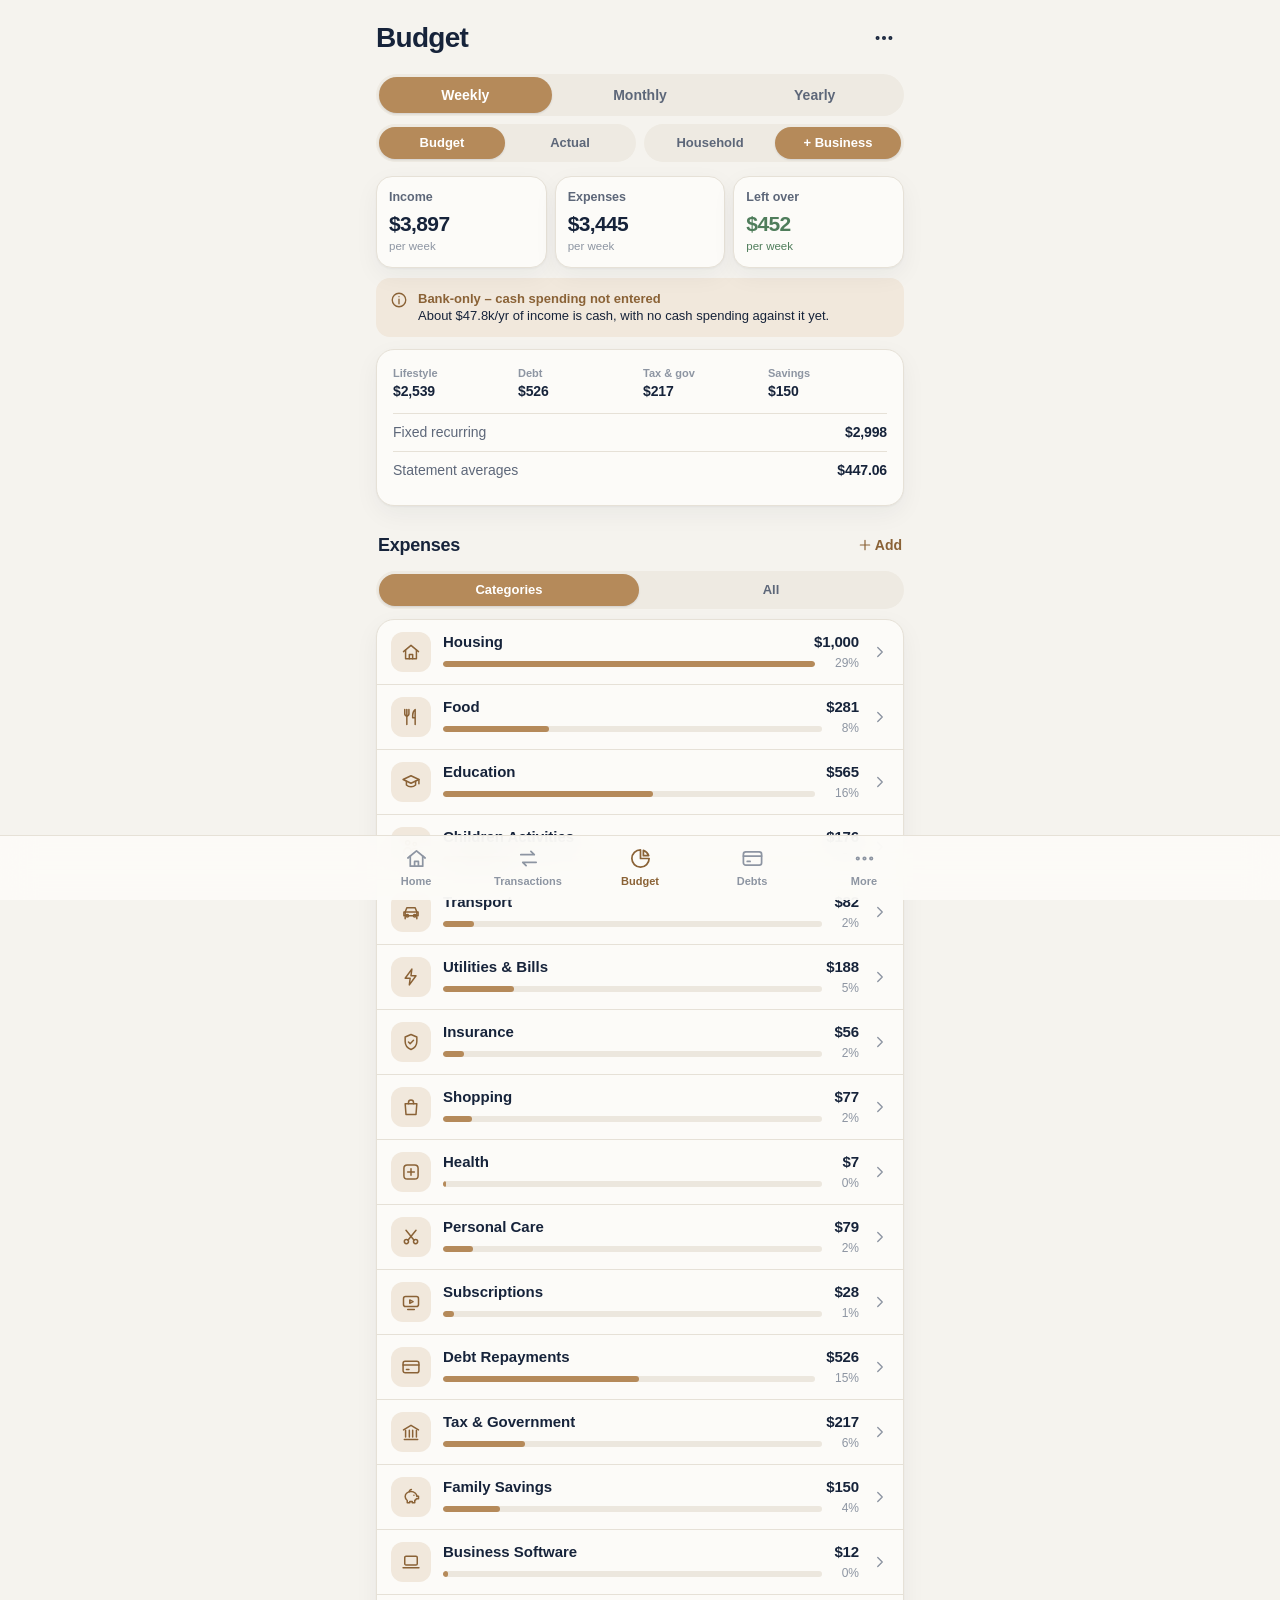
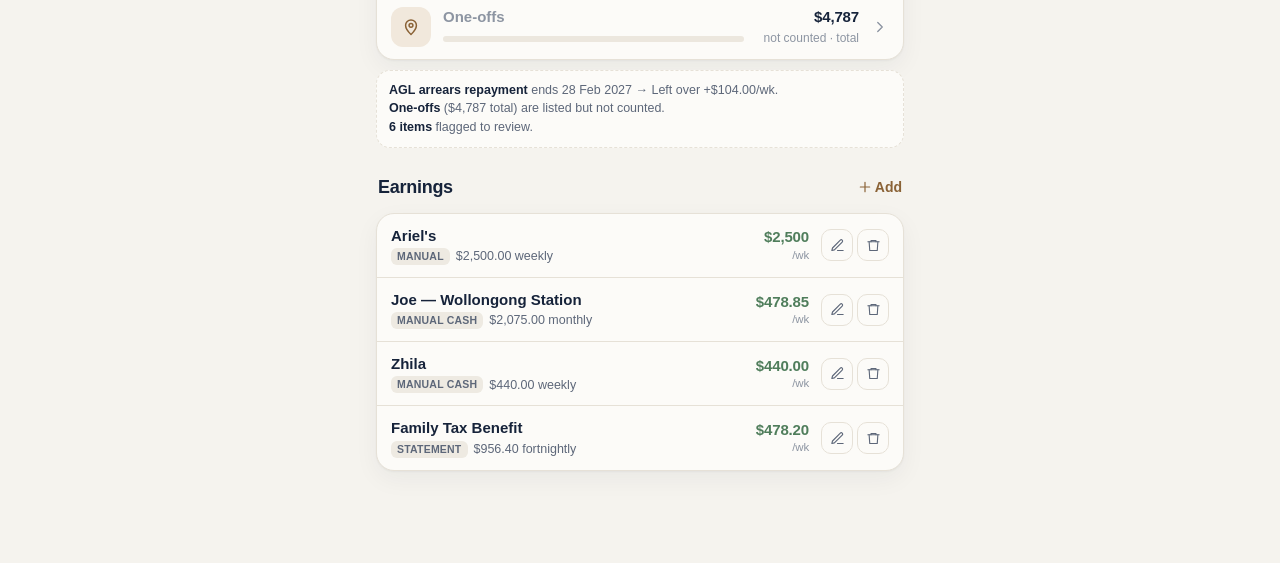
<file: finance/index.html>
<!DOCTYPE html>
<html lang="en-AU">
<head>
<meta charset="UTF-8">
<meta name="viewport" content="width=device-width, initial-scale=1, viewport-fit=cover">
<meta name="theme-color" content="#F5F3EE" media="(prefers-color-scheme: light)">
<meta name="theme-color" content="#10161F" media="(prefers-color-scheme: dark)">
<meta name="apple-mobile-web-app-capable" content="yes">
<meta name="mobile-web-app-capable" content="yes">
<meta name="apple-mobile-web-app-status-bar-style" content="default">
<meta name="apple-mobile-web-app-title" content="LifeTrack">
<meta name="description" content="LifeTrack — Joe & Zhila's household money: in, out, left over.">
<link rel="manifest" href="./manifest.json">
<link rel="apple-touch-icon" sizes="180x180" href="../icons/apple-touch-icon.png">
<link rel="icon" type="image/png" sizes="192x192" href="../icons/icon-192.png">
<link rel="stylesheet" href="./styles.css">
<title>LifeTrack</title>
</head>
<body>
<main class="app" id="app" aria-live="polite"></main>
<nav class="nav" aria-label="Main"><div class="nav-inner" id="navInner"></div></nav>
<div class="toast" id="toast" role="status"></div>
<noscript><p style="padding:20px">This app needs JavaScript.</p></noscript>
<script src="./js/core.js"></script>
<script src="./js/icons.js"></script>
<script src="./js/seed.js"></script>
<script src="./js/importer.js"></script>
<script src="./js/app.js"></script>
</body>
</html>
</file>
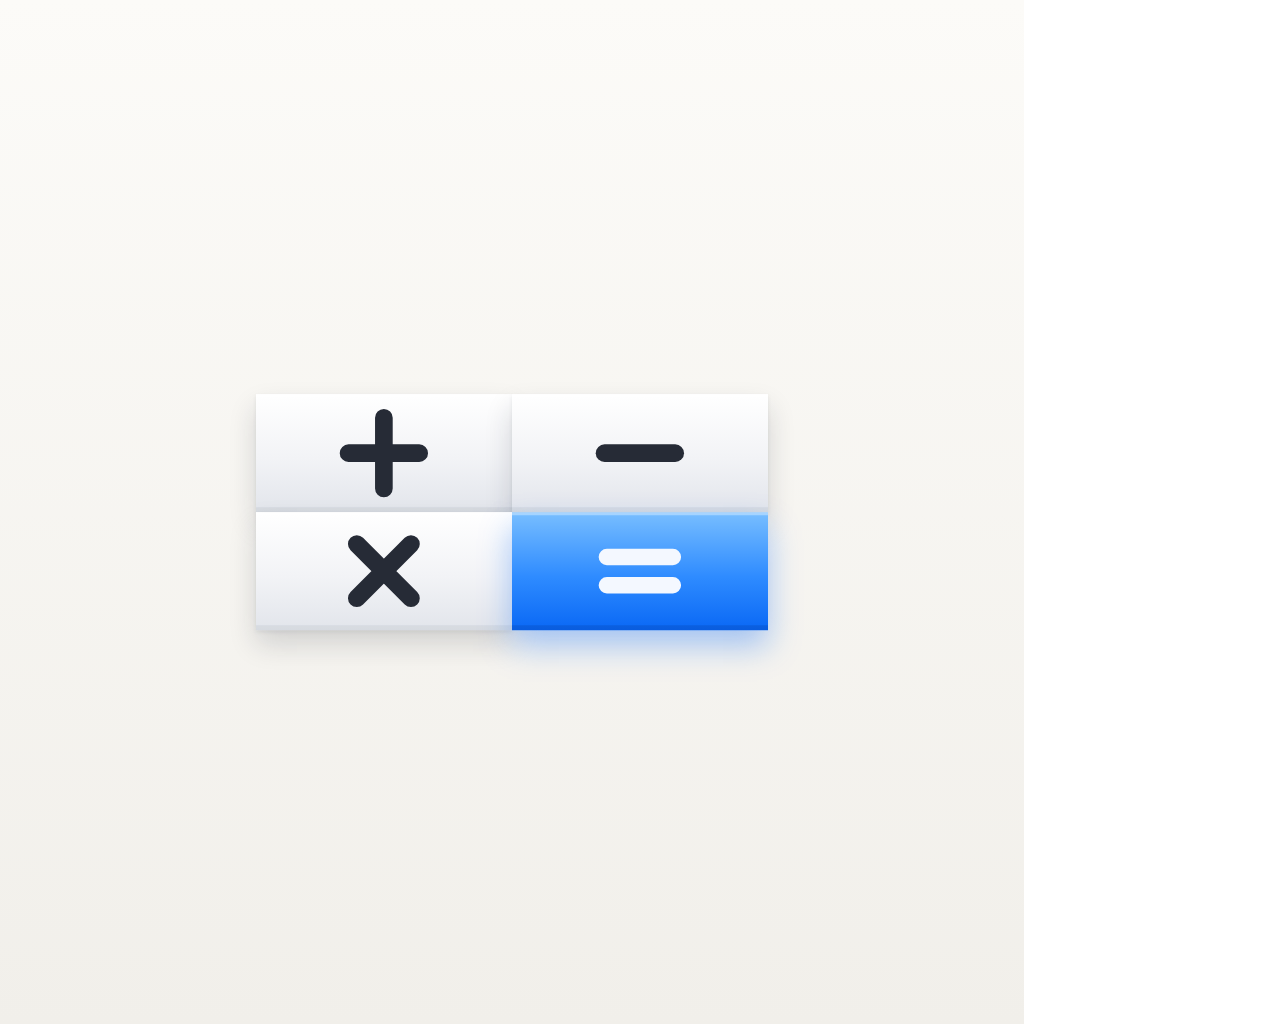
<file: icon-source.html>
<!doctype html><html><head><style>
html,body{margin:0;background:transparent}
.c{width:1024px;height:1024px;position:relative;overflow:hidden;background:linear-gradient(180deg,#FCFBF8 0%,#F1EFEA 100%)}
.g{position:absolute;left:50%;top:50%;width:var(--w);transform:translate(-50%,-50%)}
.disp{height:calc(var(--w)*.27);border-radius:calc(var(--w)*.09);background:linear-gradient(180deg,#5E6575 0%,#2C3240 55%,#1D2230 100%);
  box-shadow:0 14px 28px rgba(25,32,48,.22), inset 0 3px 0 rgba(255,255,255,.18), inset 0 -4px 0 rgba(0,0,0,.25)}
.keys{display:grid;grid-template-columns:1fr 1fr;gap:calc(var(--w)*.045);margin-top:calc(var(--w)*.055)}
.k{height:calc(var(--w)*.36);border-radius:calc(var(--w)*.1);display:grid;place-items:center;
  background:linear-gradient(180deg,#FFFFFF 0%,#F2F3F6 55%,#E2E5EB 100%);
  box-shadow:0 14px 26px rgba(25,32,48,.16),0 2px 4px rgba(25,32,48,.08), inset 0 2px 0 #fff, inset 0 -5px 0 rgba(30,40,60,.06)}
.k.eq{background:linear-gradient(180deg,#78BEFF 0%,#2E8BFF 55%,#0A68F5 100%);box-shadow:0 16px 30px rgba(10,104,245,.35), inset 0 3px 0 rgba(255,255,255,.35), inset 0 -5px 0 rgba(0,40,120,.18)}
svg{width:46%;height:auto;overflow:visible}
</style></head><body>
<div class="c" id="c"><div class="g" style="--w:var(--W)">
 <div class="disp"></div>
 <div class="keys">
  <div class="k"><svg viewBox="0 0 100 100"><path d="M50 20V80M20 50H80" stroke="#262B36" stroke-width="15" stroke-linecap="round"/></svg></div>
  <div class="k"><svg viewBox="0 0 100 100"><path d="M20 50H80" stroke="#262B36" stroke-width="15" stroke-linecap="round"/></svg></div>
  <div class="k"><svg viewBox="0 0 100 100"><path d="M27 27L73 73M73 27L27 73" stroke="#262B36" stroke-width="15" stroke-linecap="round"/></svg></div>
  <div class="k eq"><svg viewBox="0 0 100 100"><path d="M22 38H78M22 62H78" stroke="#F4F8FF" stroke-width="14" stroke-linecap="round"/></svg></div>
 </div>
</div></div></body></html>
</file>
<file: finance/styles.css>
/* LifeTrack — warm, calm, one accent. */
:root {
  --bg: #F5F3EE;
  --card: #FCFBF8;
  --sunken: #EEEAE2;
  --ink: #16233A;
  --ink-2: #5D6779;
  --muted: #8D95A2;
  --line: #E6E1D7;
  --accent: #B58A5A;
  --accent-ink: #8A6236;      /* accent for text on light surfaces (contrast) */
  --accent-soft: #F1E8DC;
  --on-accent: #FFFFFF;
  --pos: #4F7D5B;
  --neg: #B55D5D;
  --track: #ECE7DE;
  --series-a: #3F5A8C;
  --series-b: #B58A5A;
  --deep: #16233A;            /* expense overview sheet */
  --deep-ink: #F3EFE8;
  --shadow: 0 1px 2px rgba(22, 35, 58, .04), 0 8px 24px rgba(22, 35, 58, .05);
  --radius: 18px;
  --nav-h: 64px;
  --serif: ui-serif, "New York", "Iowan Old Style", Georgia, serif;
  color-scheme: light;
}
@media (prefers-color-scheme: dark) {
  :root:not([data-theme="light"]) {
    --bg: #10161F; --card: #18202C; --sunken: #121922; --ink: #F1EEE8; --ink-2: #A8B0BD; --muted: #7C8594; --line: #263040;
    --accent: #B58A5A; --accent-ink: #D2AA7C; --accent-soft: #2B2620; --pos: #7FAE8A; --neg: #D88A8A; --track: #232C3A;
    --series-a: #7D97C9; --series-b: #B58A5A; --deep: #0B1018; --shadow: none; color-scheme: dark;
  }
}
:root[data-theme="dark"] {
  --bg: #10161F; --card: #18202C; --sunken: #121922; --ink: #F1EEE8; --ink-2: #A8B0BD; --muted: #7C8594; --line: #263040;
  --accent: #B58A5A; --accent-ink: #D2AA7C; --accent-soft: #2B2620; --pos: #7FAE8A; --neg: #D88A8A; --track: #232C3A;
  --series-a: #7D97C9; --series-b: #B58A5A; --deep: #0B1018; --shadow: none; color-scheme: dark;
}

* { box-sizing: border-box; -webkit-tap-highlight-color: transparent; }
html, body { margin: 0; padding: 0; background: var(--bg); }
body {
  font-family: -apple-system, BlinkMacSystemFont, "SF Pro Text", "Segoe UI", Inter, Roboto, sans-serif;
  color: var(--ink); font-size: 15px; line-height: 1.35; -webkit-font-smoothing: antialiased; overflow-x: hidden;
}
button, input, select, textarea { font: inherit; color: inherit; }
button { cursor: pointer; }
.num { font-variant-numeric: tabular-nums; letter-spacing: -.01em; }
.pos { color: var(--pos); }
.neg { color: var(--neg); }
.muted { color: var(--ink-2); }
.small { font-size: 12.5px; }
.ic { display: block; flex: 0 0 auto; }
.emoji-glyph { font-size: 18px; line-height: 1; }

.app {
  max-width: 560px; margin: 0 auto; min-height: 100dvh;
  padding: calc(env(safe-area-inset-top) + 14px) 16px calc(var(--nav-h) + env(safe-area-inset-bottom) + 28px);
}

/* ---------- Headers ---------- */
.brand { display: flex; align-items: center; gap: 12px; margin: 4px 2px 18px; }
.brand-mark { width: 30px; height: 30px; color: var(--accent); }
.brand-text { flex: 1; min-width: 0; }
.brand-name { font-family: var(--serif); font-size: 24px; font-weight: 600; letter-spacing: -.01em; line-height: 1.1; }
.brand-sub { color: var(--ink-2); font-size: 13px; }
.avatar { width: 40px; height: 40px; border-radius: 50%; background: var(--accent-soft); color: var(--accent-ink); display: grid; place-items: center; font-weight: 700; font-size: 14px; border: 0; flex: 0 0 auto; }
.top { display: flex; align-items: center; gap: 10px; margin: 2px 0 14px; min-height: 44px; }
.top h1 { margin: 0; font-size: 28px; font-weight: 700; letter-spacing: -.025em; flex: 1; min-width: 0; }
.top .sub { color: var(--ink-2); font-size: 13.5px; margin-top: 2px; }
.h2 { font-size: 22px; font-weight: 700; letter-spacing: -.02em; margin: 0; }
.icon-btn { width: 40px; height: 40px; border-radius: 50%; border: 0; background: transparent; color: var(--ink); display: grid; place-items: center; flex: 0 0 auto; }
.icon-btn:active { background: var(--sunken); }

/* ---------- Segmented ---------- */
.seg { display: flex; background: var(--sunken); border-radius: 999px; padding: 3px; gap: 2px; }
.seg button { flex: 1; border: 0; background: transparent; border-radius: 999px; padding: 8px 6px; min-height: 36px; font-size: 14px; font-weight: 600; color: var(--ink-2); white-space: nowrap; }
.seg button.on { background: var(--accent); color: var(--on-accent); font-weight: 700; box-shadow: 0 1px 2px rgba(22,35,58,.12); }
.seg.sm button { padding: 6px 8px; min-height: 32px; font-size: 13px; }
.controls { display: grid; gap: 8px; margin-bottom: 14px; }
.row2 { display: grid; grid-template-columns: 1fr 1fr; gap: 8px; }

/* ---------- Cards ---------- */
.card { background: var(--card); border: 1px solid var(--line); border-radius: var(--radius); box-shadow: var(--shadow); }
.card.pad { padding: 16px; }
.card + .card, .card + .list, .list + .card { margin-top: 10px; }
.list { background: var(--card); border: 1px solid var(--line); border-radius: var(--radius); box-shadow: var(--shadow); overflow: hidden; }
.section { margin-top: 24px; }
.section-head { display: flex; align-items: center; justify-content: space-between; gap: 10px; margin: 0 2px 10px; }
.section-head h2 { margin: 0; font-size: 18px; font-weight: 700; letter-spacing: -.015em; }
.link { border: 0; background: none; color: var(--accent-ink); font-weight: 600; font-size: 14px; display: inline-flex; align-items: center; gap: 2px; padding: 6px 0; }

/* Stat trio */
.stats { display: grid; grid-template-columns: repeat(3, 1fr); gap: 8px; }
.stat { background: var(--card); border: 1px solid var(--line); border-radius: 16px; padding: 12px; box-shadow: var(--shadow); text-align: left; min-width: 0; }
.stat .lbl { font-size: 12.5px; color: var(--ink-2); font-weight: 600; }
.stat .val { font-size: 21px; font-weight: 700; letter-spacing: -.03em; margin-top: 4px; white-space: nowrap; overflow: hidden; text-overflow: ellipsis; }
.stat .per { font-size: 11.5px; color: var(--muted); margin-top: 1px; }
.stat.left .val, .stat.left .per { color: var(--pos); }
.stat.left.negative .val, .stat.left.negative .per { color: var(--neg); }
.basis { display: flex; gap: 10px; align-items: flex-start; margin-top: 10px; padding: 12px 14px; border-radius: 14px; background: var(--accent-soft); color: var(--ink); font-size: 13px; }
.basis .ic { color: var(--accent-ink); margin-top: 1px; }
.basis b { display: block; color: var(--accent-ink); }

/* Hero (single big number) */
.hero { padding: 18px; }
.hero .lbl { font-size: 13px; color: var(--ink-2); font-weight: 600; }
.hero .big { font-size: 36px; font-weight: 700; letter-spacing: -.035em; margin-top: 4px; }
.hero .per { color: var(--ink-2); font-size: 13px; }
.hero-top { display: flex; align-items: flex-start; justify-content: space-between; gap: 10px; }
.pill { display: inline-flex; flex-direction: column; align-items: center; justify-content: center; gap: 0; background: var(--accent-soft); color: var(--accent-ink); border-radius: 14px; padding: 8px 12px; text-align: center; min-width: 76px; }
.pill b { font-size: 18px; display: inline-flex; align-items: center; gap: 4px; }
.pill small { font-size: 11px; color: var(--ink-2); }
.split { display: grid; grid-template-columns: repeat(4, 1fr); gap: 6px; margin-top: 14px; padding-top: 12px; border-top: 1px solid var(--line); }
.split div small { display: block; font-size: 11px; color: var(--muted); font-weight: 600; }
.split div b { font-size: 14px; }

/* ---------- Rows ---------- */
.row { display: flex; align-items: center; gap: 12px; padding: 12px 14px; border-top: 1px solid var(--line); min-height: 62px; width: 100%; text-align: left; background: transparent; border-left: 0; border-right: 0; border-bottom: 0; }
.list > .row:first-child, .list > .grp:first-child > .row { border-top: 0; }
.row .main { flex: 1; min-width: 0; }
.row .name { font-weight: 600; font-size: 15px; overflow: hidden; text-overflow: ellipsis; white-space: nowrap; }
.row .sub { color: var(--ink-2); font-size: 12.5px; margin-top: 2px; display: flex; flex-wrap: wrap; gap: 4px 6px; align-items: center; }
.row .amt { text-align: right; font-weight: 700; font-size: 15px; white-space: nowrap; }
.row .amt small { display: block; color: var(--muted); font-weight: 500; font-size: 11.5px; }
.row .chev { color: var(--muted); }
.row.dim .name, .row.dim .amt { color: var(--muted); }
.row.off .name { text-decoration: line-through; text-decoration-thickness: 1px; }
.ico { width: 40px; height: 40px; border-radius: 12px; background: var(--accent-soft); color: var(--accent-ink); display: grid; place-items: center; flex: 0 0 auto; }
.ico.round { border-radius: 50%; }
.ico.sm { width: 34px; height: 34px; border-radius: 10px; }
.ico.plain { background: var(--sunken); color: var(--ink-2); }
.bar { height: 6px; background: var(--track); border-radius: 4px; overflow: hidden; margin-top: 8px; }
.bar > span { display: block; height: 100%; background: var(--accent); border-radius: 4px; }
.bar.over > span { background: var(--neg); }
.cat-row .top-line { display: flex; justify-content: space-between; gap: 8px; align-items: baseline; }
.cat-row .pct { color: var(--muted); font-size: 12px; font-weight: 500; text-align: right; }
.cat-row .amt-wrap { text-align: right; }
.day { font-size: 13px; font-weight: 700; margin: 16px 4px 8px; }

/* ---------- Badges (neutral; accent only for flags) ---------- */
.badge { display: inline-flex; align-items: center; border-radius: 6px; padding: 0 6px; font-size: 10.5px; font-weight: 700; letter-spacing: .02em; text-transform: uppercase; line-height: 17px; white-space: nowrap; background: var(--sunken); color: var(--ink-2); }
.badge.flag { background: var(--accent-soft); color: var(--accent-ink); }
.badge.outline { background: transparent; box-shadow: inset 0 0 0 1px var(--line); }

/* ---------- Buttons ---------- */
.btn { border: 1px solid var(--line); background: var(--card); color: var(--ink); border-radius: 14px; padding: 12px 16px; font-weight: 600; min-height: 48px; display: inline-flex; align-items: center; justify-content: center; gap: 8px; }
.btn.accent { background: var(--accent); border-color: var(--accent); color: var(--on-accent); font-weight: 700; }
.btn.soft { background: var(--accent-soft); border-color: transparent; color: var(--accent-ink); font-weight: 700; }
.btn.block { width: 100%; }
.btn.danger-text { border: 0; background: none; color: var(--neg); font-weight: 600; }
.btn:disabled { opacity: .5; }
.btn-row { display: flex; gap: 10px; }
.btn-row > * { flex: 1; }
.mini-btns { display: flex; gap: 4px; flex: 0 0 auto; }
.mini { width: 32px; height: 32px; border-radius: 10px; border: 1px solid var(--line); background: var(--card); color: var(--ink-2); display: grid; place-items: center; padding: 0; }

/* ---------- Chips & search ---------- */
.chips { display: flex; gap: 6px; overflow-x: auto; scrollbar-width: none; padding-bottom: 2px; margin-bottom: 10px; }
.chips::-webkit-scrollbar { display: none; }
.chip { border: 0; background: var(--sunken); border-radius: 999px; padding: 7px 14px; font-size: 13px; font-weight: 600; color: var(--ink-2); white-space: nowrap; min-height: 34px; }
.chip.on { background: var(--accent); color: var(--on-accent); }
.search { position: relative; margin-bottom: 10px; }
.search .ic { position: absolute; left: 14px; top: 50%; transform: translateY(-50%); color: var(--muted); }
.search input { width: 100%; border: 1px solid var(--line); background: var(--card); border-radius: 14px; padding: 11px 14px 11px 40px; font-size: 16px; min-height: 46px; outline: none; }
.search input:focus { border-color: var(--accent); }
.period { display: flex; align-items: center; gap: 8px; margin-bottom: 10px; }
.period b { flex: 1; text-align: center; font-size: 14px; }
.period button { width: 36px; height: 36px; border-radius: 50%; border: 0; background: var(--sunken); color: var(--ink); display: grid; place-items: center; }

/* ---------- Notes / empty ---------- */
.note { font-size: 12.5px; color: var(--ink-2); background: var(--card); border: 1px dashed var(--line); border-radius: 14px; padding: 10px 12px; margin-top: 10px; line-height: 1.5; }
.note b { color: var(--ink); }
.empty { text-align: center; padding: 26px 18px; color: var(--ink-2); }
.empty .ico { margin: 0 auto 10px; width: 48px; height: 48px; border-radius: 50%; }
.empty h3 { margin: 0 0 6px; color: var(--ink); font-size: 16px; }
.empty p { margin: 0 0 14px; font-size: 13.5px; }
.kv { display: flex; justify-content: space-between; gap: 10px; padding: 9px 0; border-top: 1px solid var(--line); font-size: 14px; }
.kv:first-child { border-top: 0; }
.kv span { color: var(--ink-2); }

/* ---------- Charts ---------- */
.chart { position: relative; }
.chart svg { display: block; width: 100%; height: auto; overflow: visible; }
.chart .grid line { stroke: var(--line); stroke-width: 1; }
.chart .axis text { fill: var(--muted); font-size: 10px; }
.chart .avg { stroke: var(--ink-2); stroke-width: 1; stroke-dasharray: 3 3; }
.chart .avg-lbl { fill: var(--ink-2); font-size: 10px; font-weight: 600; }
.chart .zero { stroke: var(--ink-2); stroke-width: 1; }
.tip { position: absolute; pointer-events: none; background: var(--ink); color: var(--bg); font-size: 12px; padding: 7px 10px; border-radius: 10px; white-space: nowrap; transform: translate(-50%, -100%); opacity: 0; transition: opacity .12s; z-index: 3; }
.tip.show { opacity: 1; }
.tip b { display: block; margin-bottom: 2px; }
.legend { display: flex; gap: 14px; font-size: 12px; color: var(--ink-2); margin-bottom: 8px; }
.legend span { display: inline-flex; align-items: center; gap: 6px; }
.dot { width: 8px; height: 8px; border-radius: 50%; display: inline-block; }
.range { display: flex; gap: 4px; justify-content: space-between; margin-top: 10px; }
.range button { flex: 1; border: 0; background: transparent; border-radius: 999px; padding: 6px 0; font-size: 12.5px; font-weight: 600; color: var(--ink-2); }
.range button.on { background: var(--accent); color: var(--on-accent); }
table.tbl { width: 100%; border-collapse: collapse; font-size: 13px; }
.tbl th, .tbl td { padding: 8px 6px; text-align: right; border-top: 1px solid var(--line); white-space: nowrap; }
.tbl th:first-child, .tbl td:first-child { text-align: left; }
.tbl th { color: var(--ink-2); font-weight: 600; font-size: 12px; border-top: 0; }

/* ---------- Sheets ---------- */
.scrim { position: fixed; inset: 0; background: rgba(16, 22, 31, .4); opacity: 0; transition: opacity .2s ease; z-index: 40; }
.scrim.show { opacity: 1; }
.sheet {
  position: fixed; left: 0; right: 0; bottom: 0; margin: 0 auto; max-width: 560px; max-height: 92dvh; overflow-y: auto; overscroll-behavior: contain;
  background: var(--bg); border-radius: 24px 24px 0 0; z-index: 41; transform: translateY(100%); transition: transform .26s cubic-bezier(.2,.8,.2,1);
  padding: 8px 16px calc(env(safe-area-inset-bottom) + 20px);
}
.sheet.show { transform: translateY(0); }
.sheet .grab { width: 40px; height: 5px; border-radius: 3px; background: var(--line); margin: 4px auto 10px; }
.sheet-head { display: flex; align-items: center; justify-content: space-between; gap: 10px; margin-bottom: 14px; position: sticky; top: -8px; background: inherit; padding: 6px 0; z-index: 2; }
.sheet-head h3 { margin: 0; font-size: 20px; letter-spacing: -.02em; }
.sheet.full { top: 0; max-height: none; border-radius: 0; padding-top: calc(env(safe-area-inset-top) + 6px); }
.form-bar { display: flex; align-items: center; justify-content: space-between; position: sticky; top: calc(-1 * env(safe-area-inset-top) - 6px); background: var(--bg); padding: 8px 0; z-index: 2; }
.form-bar .cancel { border: 0; background: none; color: var(--ink-2); font-weight: 600; padding: 8px 0; font-size: 15px; }
.form-bar .save { border: 0; background: var(--accent-soft); color: var(--accent-ink); font-weight: 700; padding: 8px 18px; border-radius: 999px; font-size: 15px; }
.form-title { font-size: 26px; font-weight: 700; letter-spacing: -.025em; margin: 8px 2px 16px; }
.sheet.deep { background: var(--deep); color: var(--deep-ink); }
.sheet.deep .grab { background: rgba(243,239,232,.2); }
.sheet.deep .muted, .sheet.deep .pct { color: rgba(243,239,232,.65); }
.sheet.deep .seg { background: rgba(243,239,232,.08); }
.sheet.deep .seg button { color: rgba(243,239,232,.7); }
.sheet.deep .seg button.on { color: #fff; }
.sheet.deep .bar { background: rgba(243,239,232,.1); }
.sheet.deep .ico { background: rgba(181,138,90,.16); color: #D9B48A; }
.sheet.deep .ov-row { border-top-color: rgba(243,239,232,.08); }
.sheet.deep .ov-lines { color: rgba(243,239,232,.7); }
.close-btn { width: 36px; height: 36px; border-radius: 50%; border: 1px solid currentColor; background: transparent; color: inherit; display: grid; place-items: center; opacity: .8; }
.ov-total .lbl { font-size: 13px; }
.ov-total .big { font-size: 36px; font-weight: 700; letter-spacing: -.035em; margin: 2px 0 14px; }
.ov-row { border-top: 1px solid var(--line); }
.ov-head { display: flex; align-items: center; gap: 12px; padding: 11px 0; width: 100%; background: transparent; border: 0; text-align: left; color: inherit; }
.ov-head .main { flex: 1; min-width: 0; }
.ov-lines { display: none; padding: 0 0 10px 52px; font-size: 13px; color: var(--ink-2); }
.ov-row.open .ov-lines { display: block; }
.ov-lines div { display: flex; justify-content: space-between; gap: 10px; padding: 3px 0; }

/* ---------- Forms ---------- */
.field { display: block; margin-bottom: 14px; }
.field > span { display: block; font-size: 13px; font-weight: 600; color: var(--ink-2); margin: 0 2px 6px; }
.field input, .field select, .field textarea {
  width: 100%; border: 1px solid var(--line); background: var(--card); border-radius: 14px; padding: 12px 14px; min-height: 48px; font-size: 16px; outline: none; appearance: none; -webkit-appearance: none;
}
.field select { background-image: linear-gradient(45deg, transparent 50%, var(--muted) 50%), linear-gradient(135deg, var(--muted) 50%, transparent 50%); background-position: calc(100% - 20px) 21px, calc(100% - 15px) 21px; background-size: 5px 5px; background-repeat: no-repeat; padding-right: 36px; }
.field textarea { min-height: 84px; resize: vertical; }
.field input:focus, .field select:focus, .field textarea:focus { border-color: var(--accent); }
.field .hint { font-size: 12px; color: var(--muted); margin: 6px 2px 0; }
.grid2 { display: grid; grid-template-columns: 1fr 1fr; gap: 10px; }
.money-input { position: relative; }
.money-input::before { content: "$"; position: absolute; left: 14px; top: 50%; transform: translateY(-50%); color: var(--muted); }
.money-input input { padding-left: 26px; }
.choice { display: flex; flex-wrap: wrap; gap: 6px; }
.choice label { position: relative; }
.choice input { position: absolute; opacity: 0; pointer-events: none; }
.choice span { display: inline-flex; align-items: center; border-radius: 999px; padding: 8px 14px; background: var(--sunken); font-size: 14px; font-weight: 600; color: var(--ink-2); min-height: 38px; }
.choice input:checked + span { background: var(--accent); color: var(--on-accent); }
.choice input:focus-visible + span { outline: 2px solid var(--accent); outline-offset: 2px; }
.icon-pick { display: grid; grid-template-columns: repeat(6, 1fr); gap: 6px; }
.icon-pick label { position: relative; }
.icon-pick input { position: absolute; opacity: 0; }
.icon-pick span { display: grid; place-items: center; height: 44px; border-radius: 12px; background: var(--sunken); color: var(--ink-2); }
.icon-pick input:checked + span { background: var(--accent); color: var(--on-accent); }
.toggle { display: flex; align-items: center; justify-content: space-between; gap: 12px; padding: 12px 14px; background: var(--card); border: 1px solid var(--line); border-radius: 14px; margin-bottom: 8px; min-height: 54px; }
.toggle .t-text { flex: 1; }
.toggle .t-text b { display: block; font-weight: 600; font-size: 15px; }
.toggle .t-text small { color: var(--ink-2); font-size: 12.5px; }
.switch { position: relative; width: 50px; height: 30px; flex: 0 0 auto; }
.switch input { opacity: 0; width: 0; height: 0; position: absolute; }
.switch i { position: absolute; inset: 0; background: var(--track); border-radius: 999px; transition: .2s; }
.switch i::after { content: ""; position: absolute; left: 3px; top: 3px; width: 24px; height: 24px; border-radius: 50%; background: #fff; box-shadow: 0 1px 3px rgba(0,0,0,.2); transition: .2s; }
.switch input:checked + i { background: var(--accent); }
.switch input:checked + i::after { transform: translateX(20px); }
.switch input:focus-visible + i { outline: 2px solid var(--accent); outline-offset: 2px; }
.preview { font-size: 13px; color: var(--ink-2); margin: -6px 2px 14px; }
.preview b { color: var(--ink); }

/* ---------- Profile ---------- */
.profile { display: flex; align-items: center; gap: 14px; padding: 16px; }
.profile .avatar { width: 48px; height: 48px; font-size: 16px; }
.profile b { font-size: 17px; display: block; }

/* ---------- Bottom nav ---------- */
.nav { position: fixed; left: 0; right: 0; bottom: 0; z-index: 30; background: color-mix(in srgb, var(--card) 92%, transparent); backdrop-filter: blur(16px); -webkit-backdrop-filter: blur(16px); border-top: 1px solid var(--line); padding-bottom: env(safe-area-inset-bottom); }
.nav-inner { max-width: 560px; margin: 0 auto; display: grid; grid-template-columns: repeat(5, 1fr); height: var(--nav-h); }
.nav button { border: 0; background: transparent; color: var(--muted); display: flex; flex-direction: column; align-items: center; justify-content: center; gap: 4px; font-size: 11px; font-weight: 600; }
.nav button.on { color: var(--accent-ink); }

.toast { position: fixed; left: 50%; bottom: calc(var(--nav-h) + env(safe-area-inset-bottom) + 14px); transform: translate(-50%, 10px); background: var(--ink); color: var(--bg); padding: 10px 16px; border-radius: 999px; font-size: 13.5px; font-weight: 600; opacity: 0; pointer-events: none; transition: .2s; z-index: 60; max-width: calc(100% - 32px); text-align: center; }
.toast.show { opacity: 1; transform: translate(-50%, 0); }
.sr-only { position: absolute; width: 1px; height: 1px; overflow: hidden; clip: rect(0 0 0 0); white-space: nowrap; }
.mt8 { margin-top: 8px; } .mt12 { margin-top: 12px; } .mt16 { margin-top: 16px; }
.right { text-align: right; }
</file>
